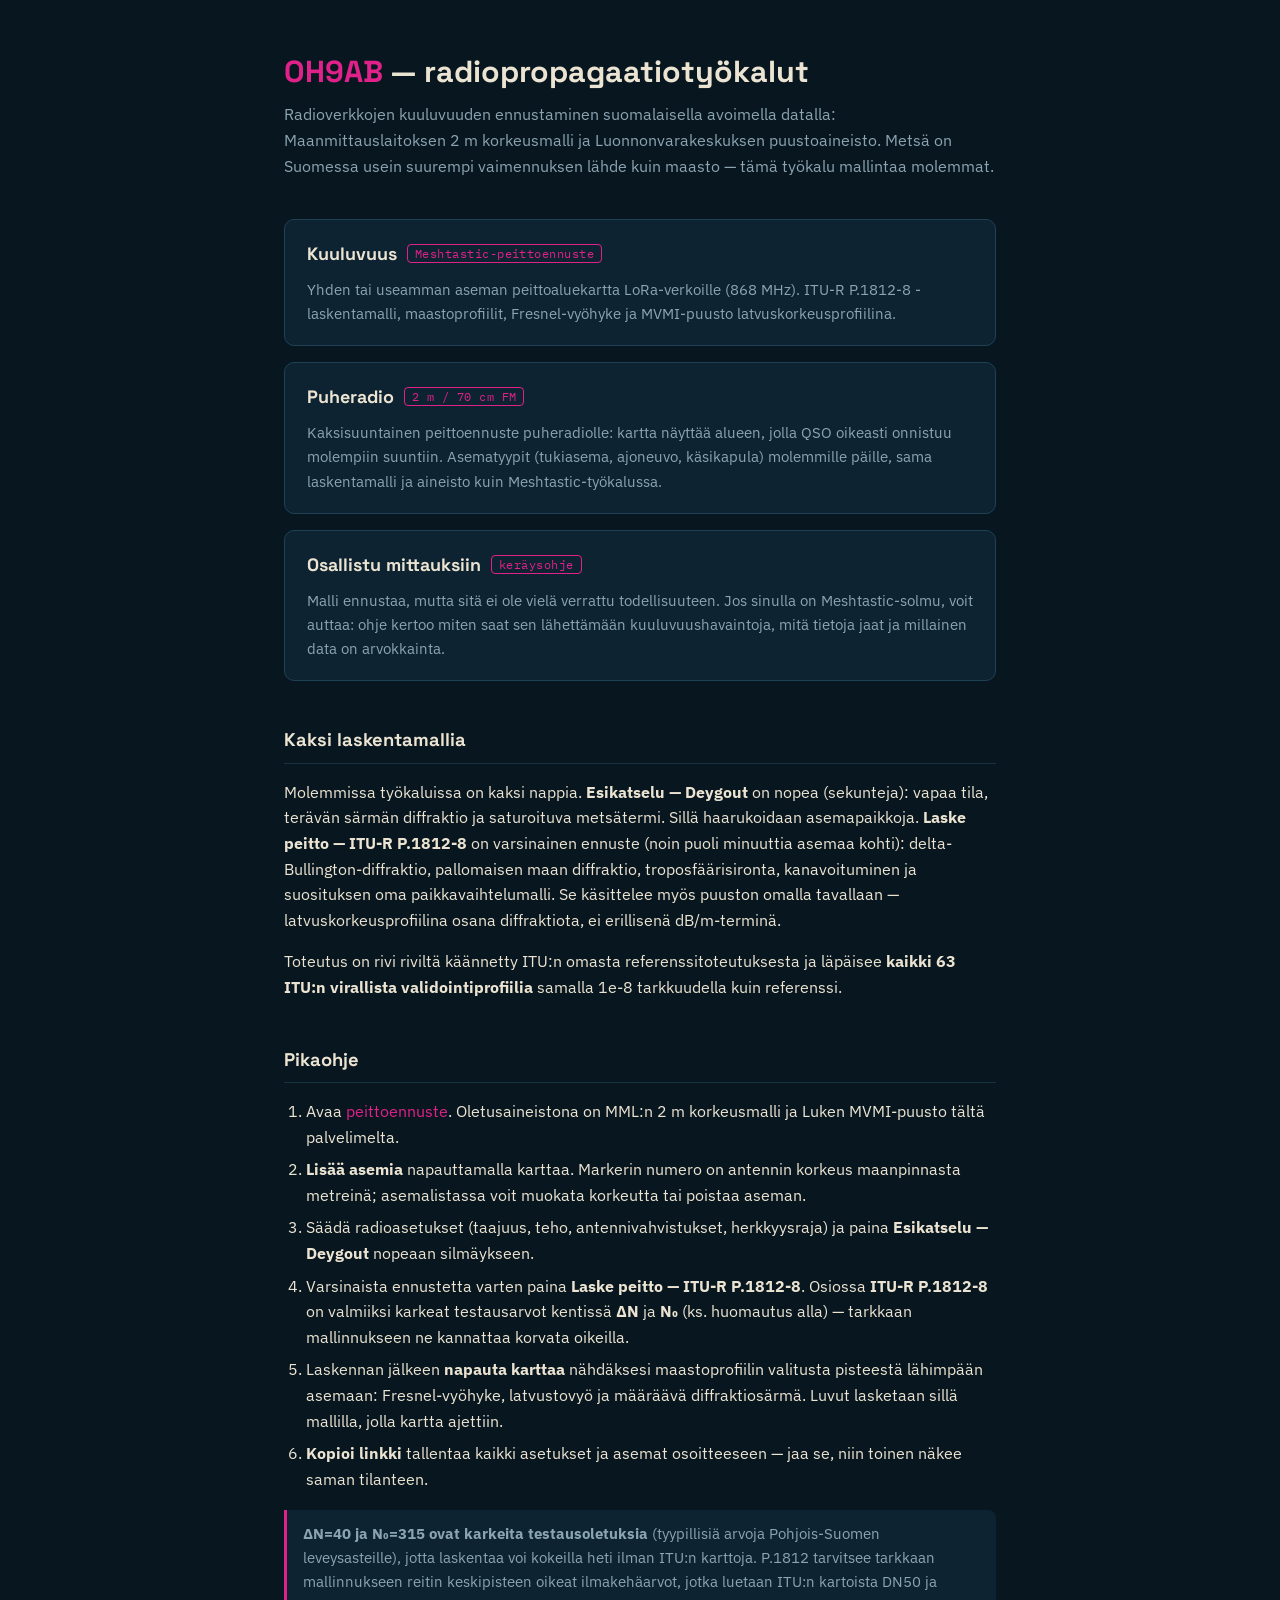
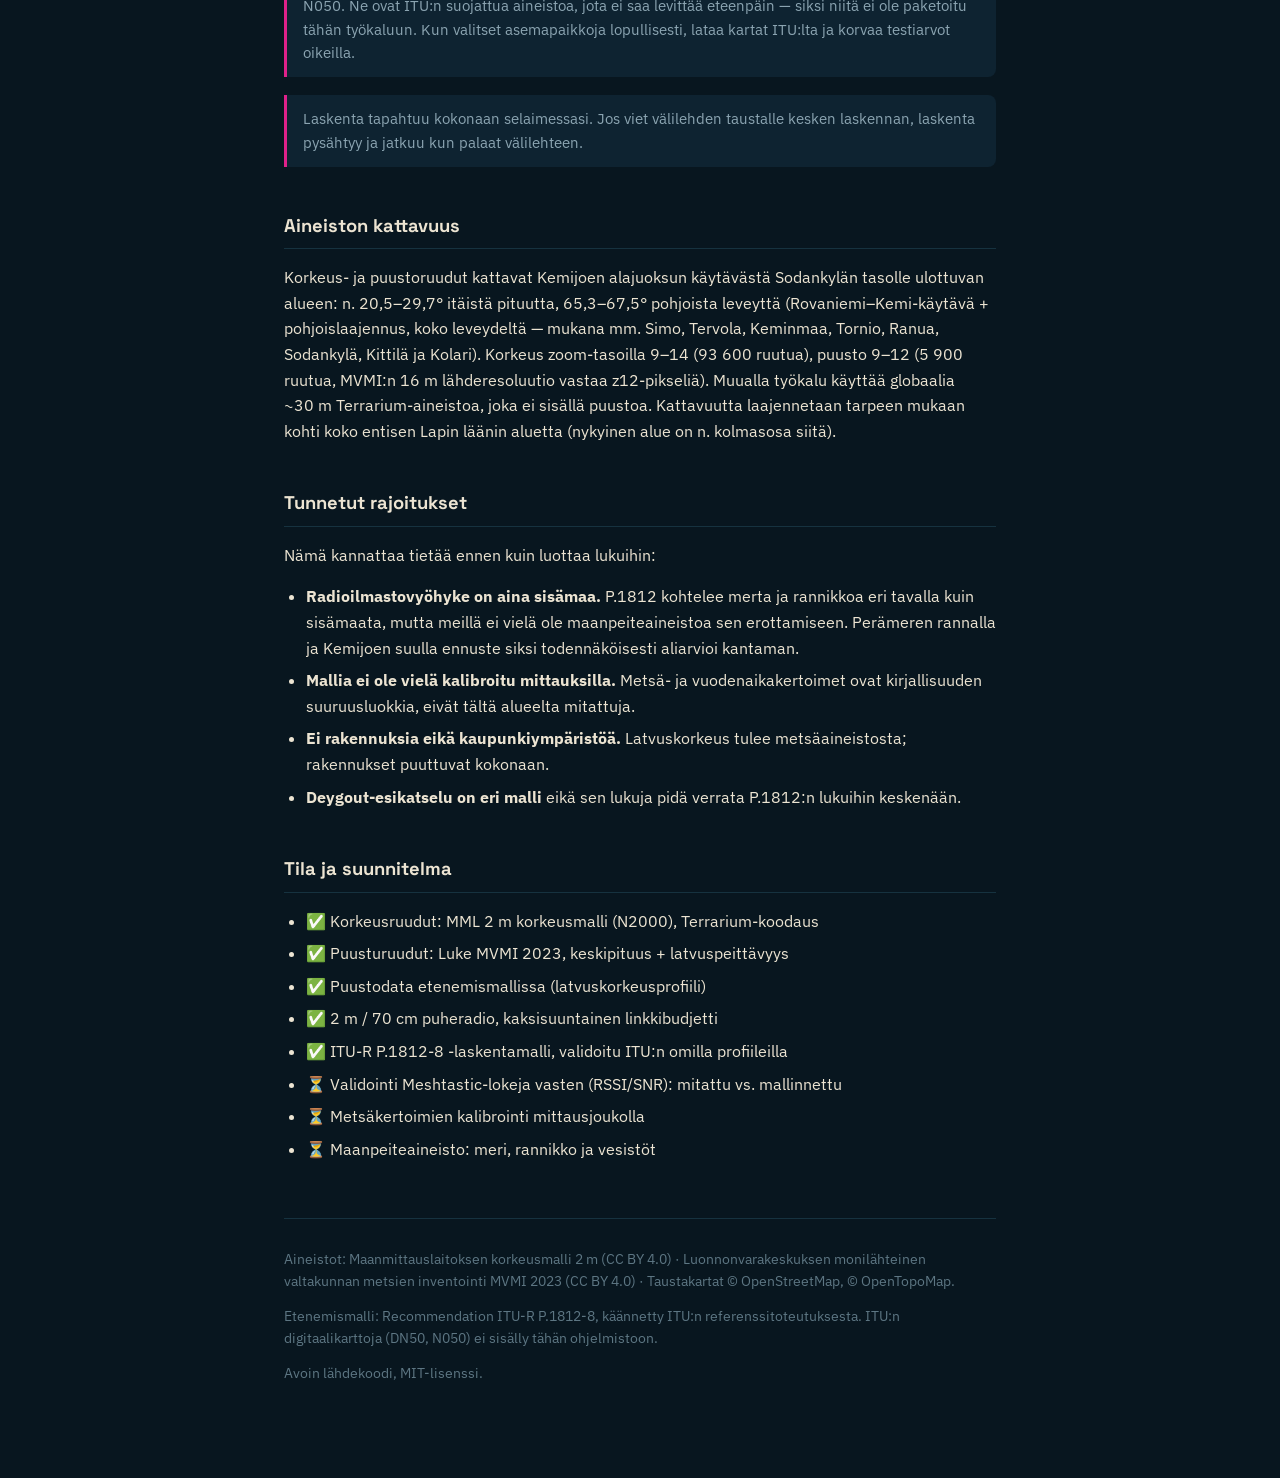
<file: index.html>
<!DOCTYPE html>
<html lang="fi">
<head>
<meta charset="utf-8">
<meta name="viewport" content="width=device-width, initial-scale=1">
<title>OH9AB — radiopropagaatiotyökalut</title>
<link rel="preconnect" href="https://fonts.googleapis.com">
<link rel="preconnect" href="https://fonts.gstatic.com" crossorigin>
<link href="https://fonts.googleapis.com/css2?family=Space+Grotesk:wght@500;700&family=IBM+Plex+Sans:wght@400;500;600&family=IBM+Plex+Mono:wght@400;500&display=swap" rel="stylesheet">
<style>
/* Sama merikarttojen kieli kuin kuuluvuus.html:ssä: syvä karttasininen,
   paperinvaalea teksti, magenta radiomajakka-korostuksena. */
:root{
  --deep:#08161f; --mid:#0e2331; --raise:#143142;
  --line:#1e4155; --line-soft:#16323f;
  --paper:#ece4d2; --dim:#8ba4b1; --dimmer:#5d7683;
  --beacon:#e0218a;
  --fd:'Space Grotesk',ui-sans-serif,system-ui,sans-serif;
  --fb:'IBM Plex Sans',ui-sans-serif,system-ui,sans-serif;
  --fm:'IBM Plex Mono',ui-monospace,'SF Mono',Menlo,monospace;
}
*{box-sizing:border-box}
body{
  margin:0;font-family:var(--fb);background:var(--deep);color:var(--paper);
  -webkit-font-smoothing:antialiased;line-height:1.6;
}
.wrap{max-width:760px;margin:0 auto;padding:48px 24px 80px}
h1{font-family:var(--fd);font-size:1.9rem;margin:0 0 4px}
h1 .call{color:var(--beacon)}
.sub{color:var(--dim);margin:0 0 40px;font-size:1.02rem}
h2{font-family:var(--fd);font-size:1.15rem;margin:44px 0 12px;
   border-bottom:1px solid var(--line-soft);padding-bottom:8px}
a{color:var(--beacon);text-decoration:none}
a:hover{text-decoration:underline}
.card{
  display:block;background:var(--mid);border:1px solid var(--line);
  border-radius:10px;padding:20px 22px;margin:16px 0;
  transition:border-color .15s;
}
.card:hover{border-color:var(--beacon);text-decoration:none}
.card b{font-family:var(--fd);font-size:1.12rem;color:var(--paper)}
.card .tag{
  font-family:var(--fm);font-size:.72rem;color:var(--beacon);
  border:1px solid var(--beacon);border-radius:4px;padding:1px 7px;
  margin-left:10px;vertical-align:2px;letter-spacing:.04em;
}
.card p{margin:8px 0 0;color:var(--dim);font-size:.95rem}
ol,ul{padding-left:22px;color:var(--paper)}
li{margin:7px 0}
li b{color:var(--paper)}
code{
  font-family:var(--fm);font-size:.86em;background:var(--raise);
  border:1px solid var(--line-soft);border-radius:4px;padding:1px 6px;
}
.note{
  background:var(--mid);border-left:3px solid var(--beacon);
  border-radius:0 8px 8px 0;padding:12px 16px;color:var(--dim);
  font-size:.93rem;margin:18px 0;
}
.foot{
  margin-top:56px;padding-top:16px;border-top:1px solid var(--line-soft);
  color:var(--dimmer);font-size:.85rem;
}
.foot a{color:var(--dim)}
</style>
</head>
<body>
<div class="wrap">

<h1><span class="call">OH9AB</span> — radiopropagaatiotyökalut</h1>
<p class="sub">Radioverkkojen kuuluvuuden ennustaminen suomalaisella
avoimella datalla: Maanmittauslaitoksen 2&nbsp;m korkeusmalli ja
Luonnonvarakeskuksen puustoaineisto. Metsä on Suomessa usein suurempi
vaimennuksen lähde kuin maasto — tämä työkalu mallintaa molemmat.</p>

<a class="card" href="kuuluvuus.html">
  <b>Kuuluvuus</b><span class="tag">Meshtastic-peittoennuste</span>
  <p>Yhden tai useamman aseman peittoaluekartta LoRa-verkoille
  (868&nbsp;MHz). ITU-R&nbsp;P.1812-8 -laskentamalli, maastoprofiilit,
  Fresnel-vyöhyke ja MVMI-puusto latvuskorkeusprofiilina.</p>
</a>

<a class="card" href="puheradio.html">
  <b>Puheradio</b><span class="tag">2 m / 70 cm FM</span>
  <p>Kaksisuuntainen peittoennuste puheradiolle: kartta näyttää alueen,
  jolla QSO oikeasti onnistuu molempiin suuntiin. Asematyypit
  (tukiasema, ajoneuvo, käsikapula) molemmille päille, sama laskentamalli
  ja aineisto kuin Meshtastic-työkalussa.</p>
</a>

<a class="card" href="docs/keraysohje.md">
  <b>Osallistu mittauksiin</b><span class="tag">keräysohje</span>
  <p>Malli ennustaa, mutta sitä ei ole vielä verrattu todellisuuteen.
  Jos sinulla on Meshtastic-solmu, voit auttaa: ohje kertoo miten saat sen
  lähettämään kuuluvuushavaintoja, mitä tietoja jaat ja millainen data on
  arvokkainta.</p>
</a>

<h2>Kaksi laskentamallia</h2>
<p>Molemmissa työkaluissa on kaksi nappia. <b>Esikatselu — Deygout</b> on
nopea (sekunteja): vapaa tila, terävän särmän diffraktio ja saturoituva
metsätermi. Sillä haarukoidaan asemapaikkoja. <b>Laske peitto — ITU-R
P.1812-8</b> on varsinainen ennuste (noin puoli minuuttia asemaa kohti):
delta-Bullington-diffraktio, pallomaisen maan diffraktio, troposfäärisironta,
kanavoituminen ja suosituksen oma paikkavaihtelumalli. Se käsittelee myös
puuston omalla tavallaan — latvuskorkeusprofiilina osana diffraktiota, ei
erillisenä dB/m-terminä.</p>

<p>Toteutus on rivi riviltä käännetty ITU:n omasta referenssitoteutuksesta
ja läpäisee <b>kaikki 63 ITU:n virallista validointiprofiilia</b> samalla
1e-8 tarkkuudella kuin referenssi.</p>

<h2>Pikaohje</h2>
<ol>
  <li>Avaa <a href="kuuluvuus.html">peittoennuste</a>. Oletusaineistona on
      MML:n 2&nbsp;m korkeusmalli ja Luken MVMI-puusto tältä palvelimelta.</li>
  <li><b>Lisää asemia</b> napauttamalla karttaa. Markerin numero on
      antennin korkeus maanpinnasta metreinä; asemalistassa voit muokata
      korkeutta tai poistaa aseman.</li>
  <li>Säädä radioasetukset (taajuus, teho, antennivahvistukset,
      herkkyysraja) ja paina <b>Esikatselu — Deygout</b> nopeaan
      silmäykseen.</li>
  <li>Varsinaista ennustetta varten paina <b>Laske peitto — ITU-R
      P.1812-8</b>. Osiossa <b>ITU-R P.1812-8</b> on valmiiksi karkeat
      testausarvot kentissä <b>ΔN</b> ja <b>N₀</b> (ks. huomautus alla) —
      tarkkaan mallinnukseen ne kannattaa korvata oikeilla.</li>
  <li>Laskennan jälkeen <b>napauta karttaa</b> nähdäksesi maastoprofiilin
      valitusta pisteestä lähimpään asemaan: Fresnel-vyöhyke, latvustovyö
      ja määräävä diffraktiosärmä. Luvut lasketaan sillä mallilla, jolla
      kartta ajettiin.</li>
  <li><b>Kopioi linkki</b> tallentaa kaikki asetukset ja asemat osoitteeseen
      — jaa se, niin toinen näkee saman tilanteen.</li>
</ol>

<div class="note">
<b>ΔN=40 ja N₀=315 ovat karkeita testausoletuksia</b> (tyypillisiä arvoja
Pohjois-Suomen leveysasteille), jotta laskentaa voi kokeilla heti ilman
ITU:n karttoja. P.1812 tarvitsee tarkkaan mallinnukseen reitin keskipisteen
oikeat ilmakehäarvot, jotka luetaan ITU:n kartoista DN50 ja N050. Ne ovat
ITU:n suojattua aineistoa, jota ei saa levittää eteenpäin — siksi niitä ei
ole paketoitu tähän työkaluun. Kun valitset asemapaikkoja lopullisesti,
lataa kartat ITU:lta ja korvaa testiarvot oikeilla.
</div>

<div class="note">
Laskenta tapahtuu kokonaan selaimessasi. Jos viet välilehden taustalle
kesken laskennan, laskenta pysähtyy ja jatkuu kun palaat välilehteen.
</div>

<h2>Aineiston kattavuus</h2>
<p>Korkeus- ja puustoruudut kattavat Kemijoen alajuoksun käytävästä
Sodankylän tasolle ulottuvan alueen: n. 20,5–29,7° itäistä pituutta,
65,3–67,5° pohjoista leveyttä (Rovaniemi–Kemi-käytävä + pohjoislaajennus,
koko leveydeltä — mukana mm. Simo, Tervola, Keminmaa, Tornio, Ranua,
Sodankylä, Kittilä ja Kolari). Korkeus zoom-tasoilla 9–14 (93&nbsp;600
ruutua), puusto 9–12 (5&nbsp;900 ruutua, MVMI:n 16&nbsp;m lähderesoluutio
vastaa z12-pikseliä). Muualla työkalu käyttää globaalia ~30&nbsp;m
Terrarium-aineistoa, joka ei sisällä puustoa. Kattavuutta laajennetaan
tarpeen mukaan kohti koko entisen Lapin läänin aluetta (nykyinen alue on
n. kolmasosa siitä).</p>

<h2>Tunnetut rajoitukset</h2>
<p>Nämä kannattaa tietää ennen kuin luottaa lukuihin:</p>
<ul>
  <li><b>Radioilmastovyöhyke on aina sisämaa.</b> P.1812 kohtelee merta ja
      rannikkoa eri tavalla kuin sisämaata, mutta meillä ei vielä ole
      maanpeiteaineistoa sen erottamiseen. Perämeren rannalla ja Kemijoen
      suulla ennuste siksi todennäköisesti aliarvioi kantaman.</li>
  <li><b>Mallia ei ole vielä kalibroitu mittauksilla.</b> Metsä- ja
      vuodenaikakertoimet ovat kirjallisuuden suuruusluokkia, eivät tältä
      alueelta mitattuja.</li>
  <li><b>Ei rakennuksia eikä kaupunkiympäristöä.</b> Latvuskorkeus tulee
      metsäaineistosta; rakennukset puuttuvat kokonaan.</li>
  <li><b>Deygout-esikatselu on eri malli</b> eikä sen lukuja pidä verrata
      P.1812:n lukuihin keskenään.</li>
</ul>

<h2>Tila ja suunnitelma</h2>
<ul>
  <li>✅ Korkeusruudut: MML 2&nbsp;m korkeusmalli (N2000), Terrarium-koodaus</li>
  <li>✅ Puusturuudut: Luke MVMI 2023, keskipituus + latvuspeittävyys</li>
  <li>✅ Puustodata etenemismallissa (latvuskorkeusprofiili)</li>
  <li>✅ 2&nbsp;m / 70&nbsp;cm puheradio, kaksisuuntainen linkkibudjetti</li>
  <li>✅ ITU-R P.1812-8 -laskentamalli, validoitu ITU:n omilla profiileilla</li>
  <li>⏳ Validointi Meshtastic-lokeja vasten (RSSI/SNR): mitattu vs. mallinnettu</li>
  <li>⏳ Metsäkertoimien kalibrointi mittausjoukolla</li>
  <li>⏳ Maanpeiteaineisto: meri, rannikko ja vesistöt</li>
</ul>

<div class="foot">
<p>Aineistot: Maanmittauslaitoksen korkeusmalli 2&nbsp;m (CC&nbsp;BY&nbsp;4.0)
· Luonnonvarakeskuksen monilähteinen valtakunnan metsien inventointi
MVMI&nbsp;2023 (CC&nbsp;BY&nbsp;4.0) · Taustakartat ©&nbsp;OpenStreetMap,
©&nbsp;OpenTopoMap.</p>
<p>Etenemismalli: Recommendation ITU-R&nbsp;P.1812-8, käännetty ITU:n
referenssitoteutuksesta. ITU:n digitaalikarttoja (DN50, N050) ei sisälly
tähän ohjelmistoon.</p>
<p>Avoin lähdekoodi, MIT-lisenssi.</p>
</div>

</div>
</body>
</html>
</file>
